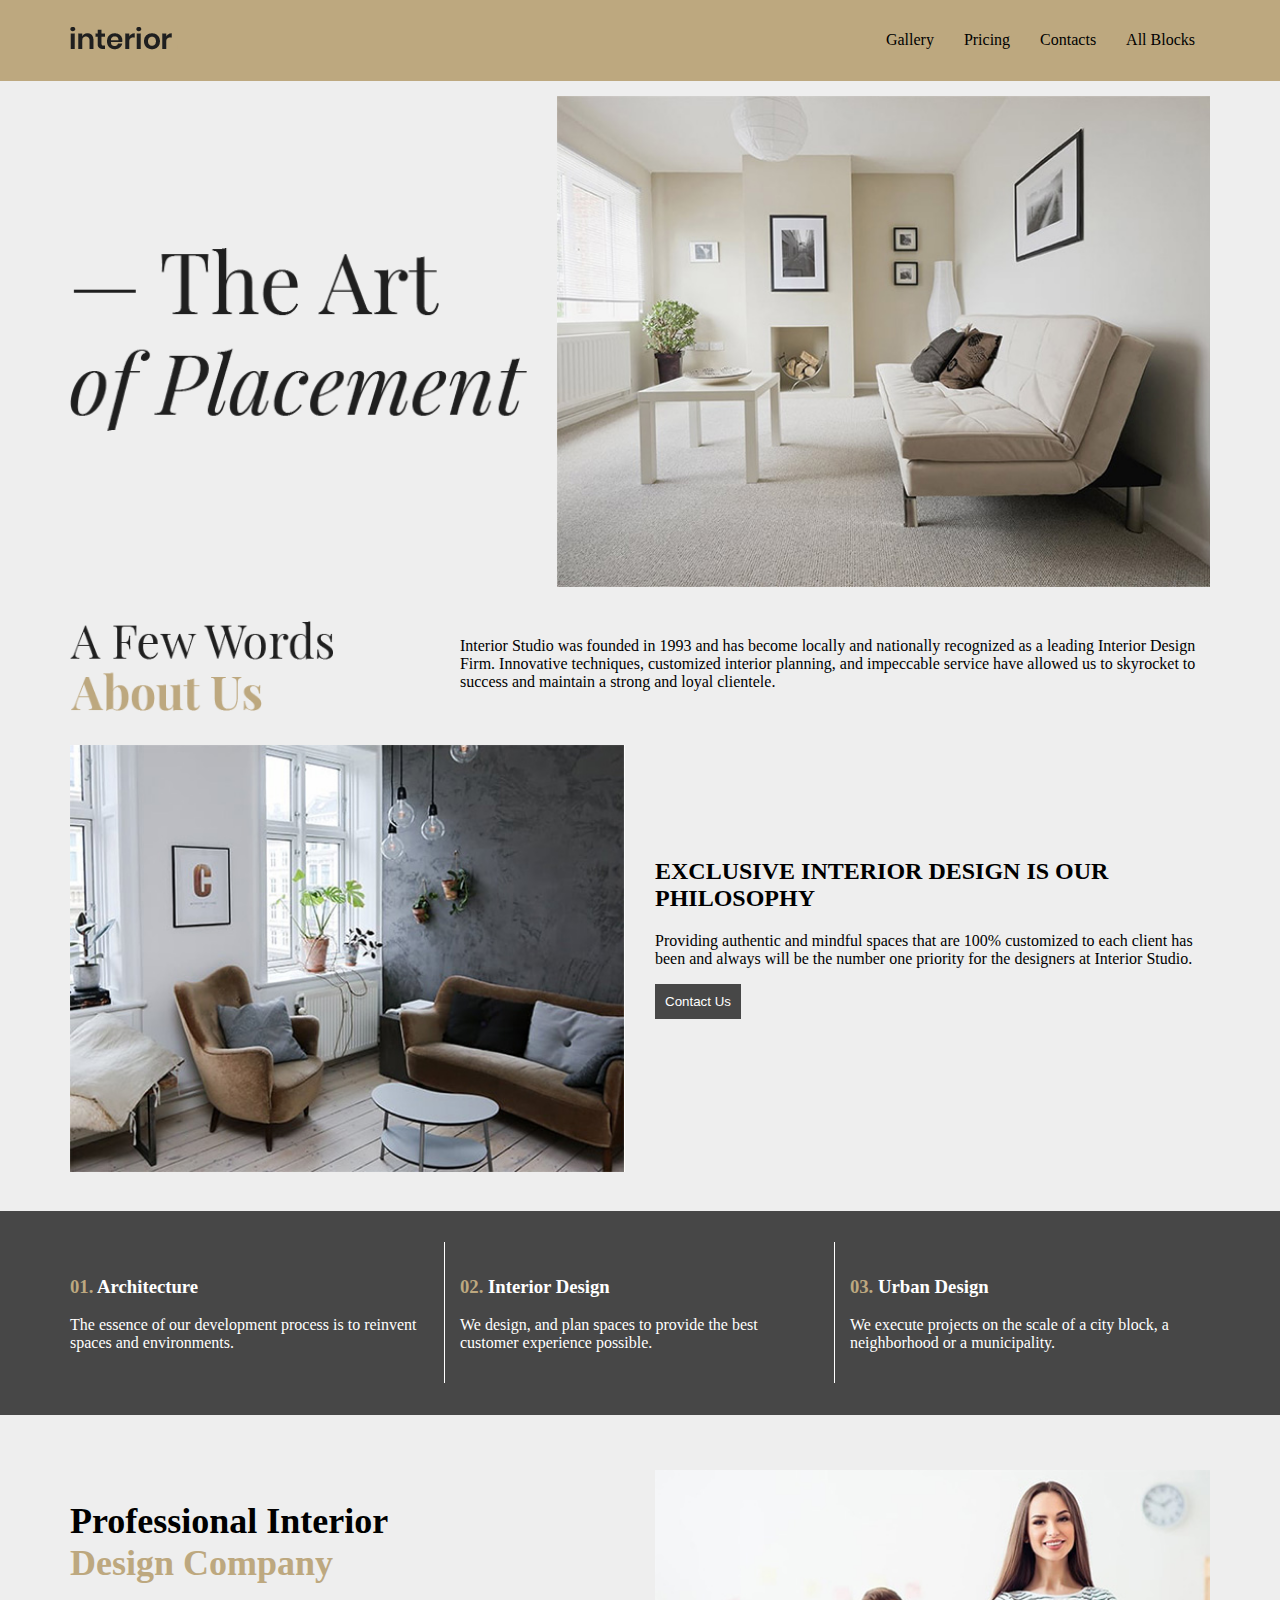
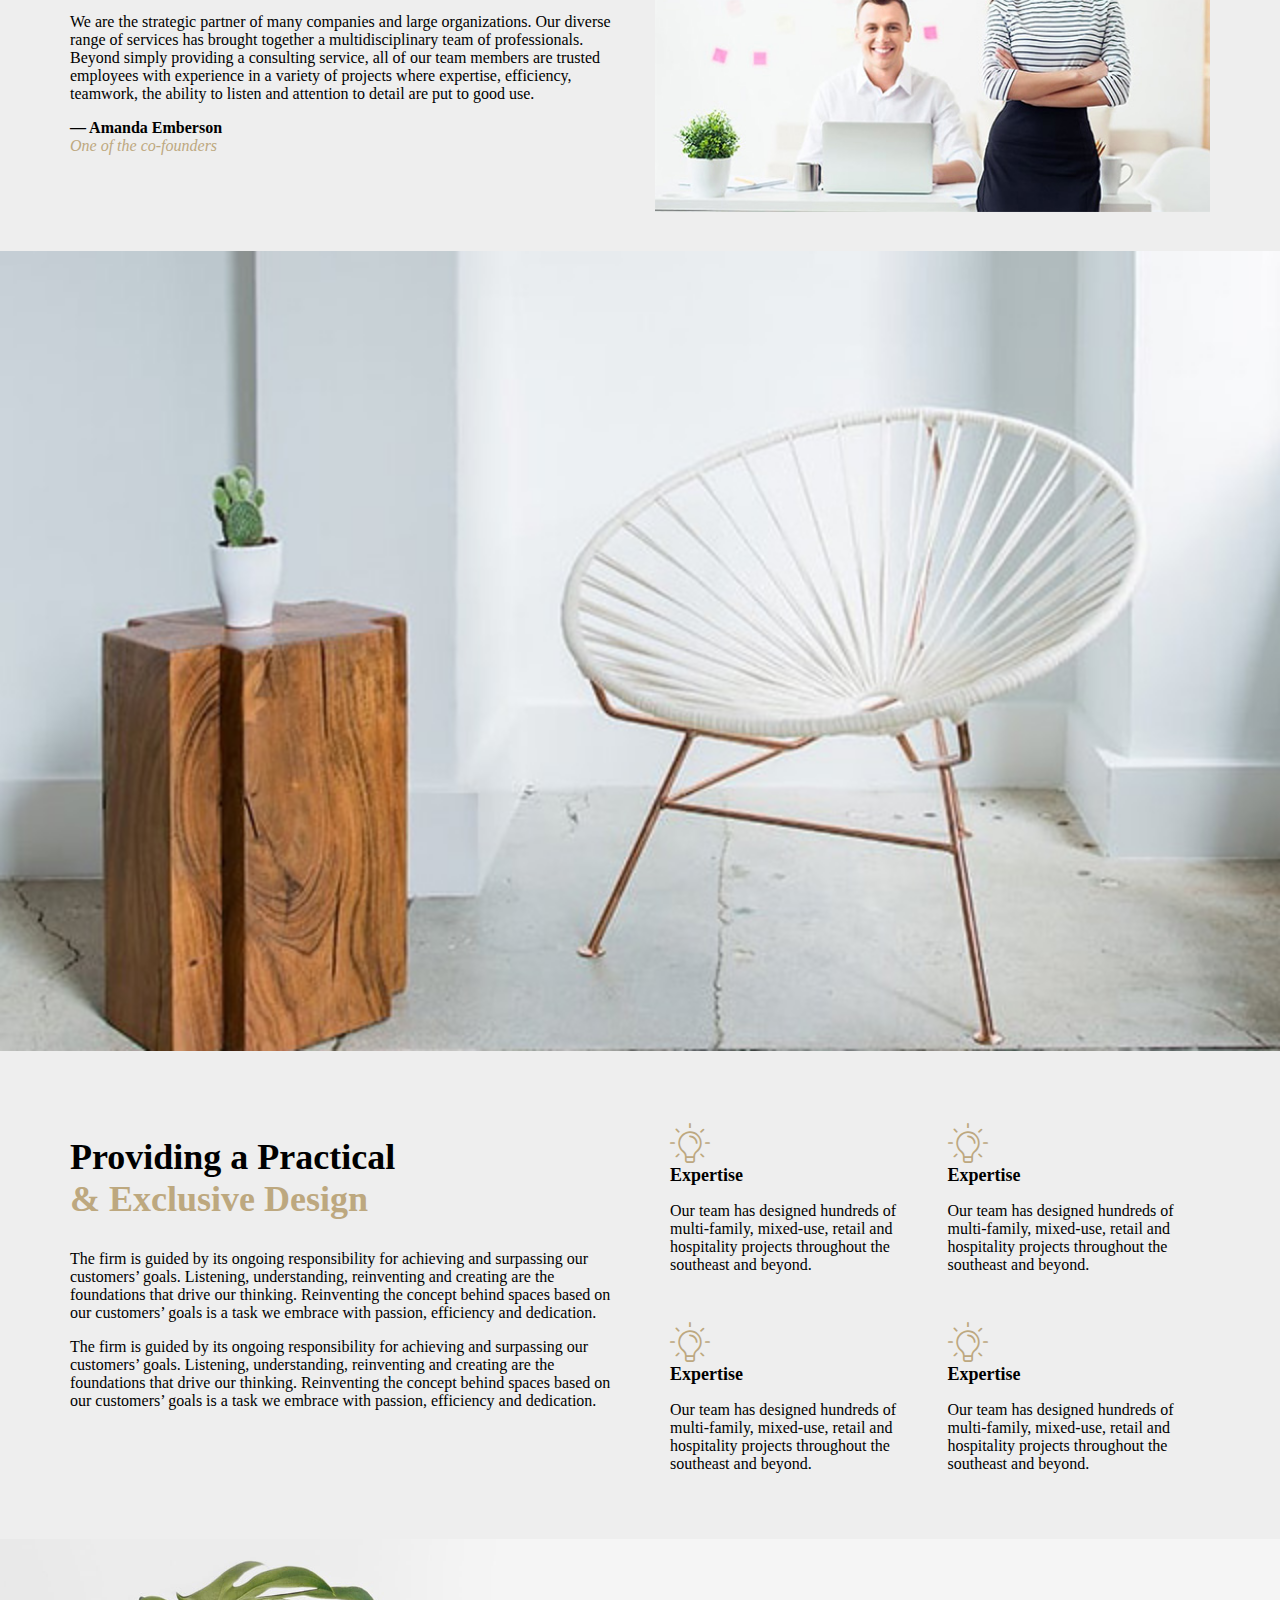
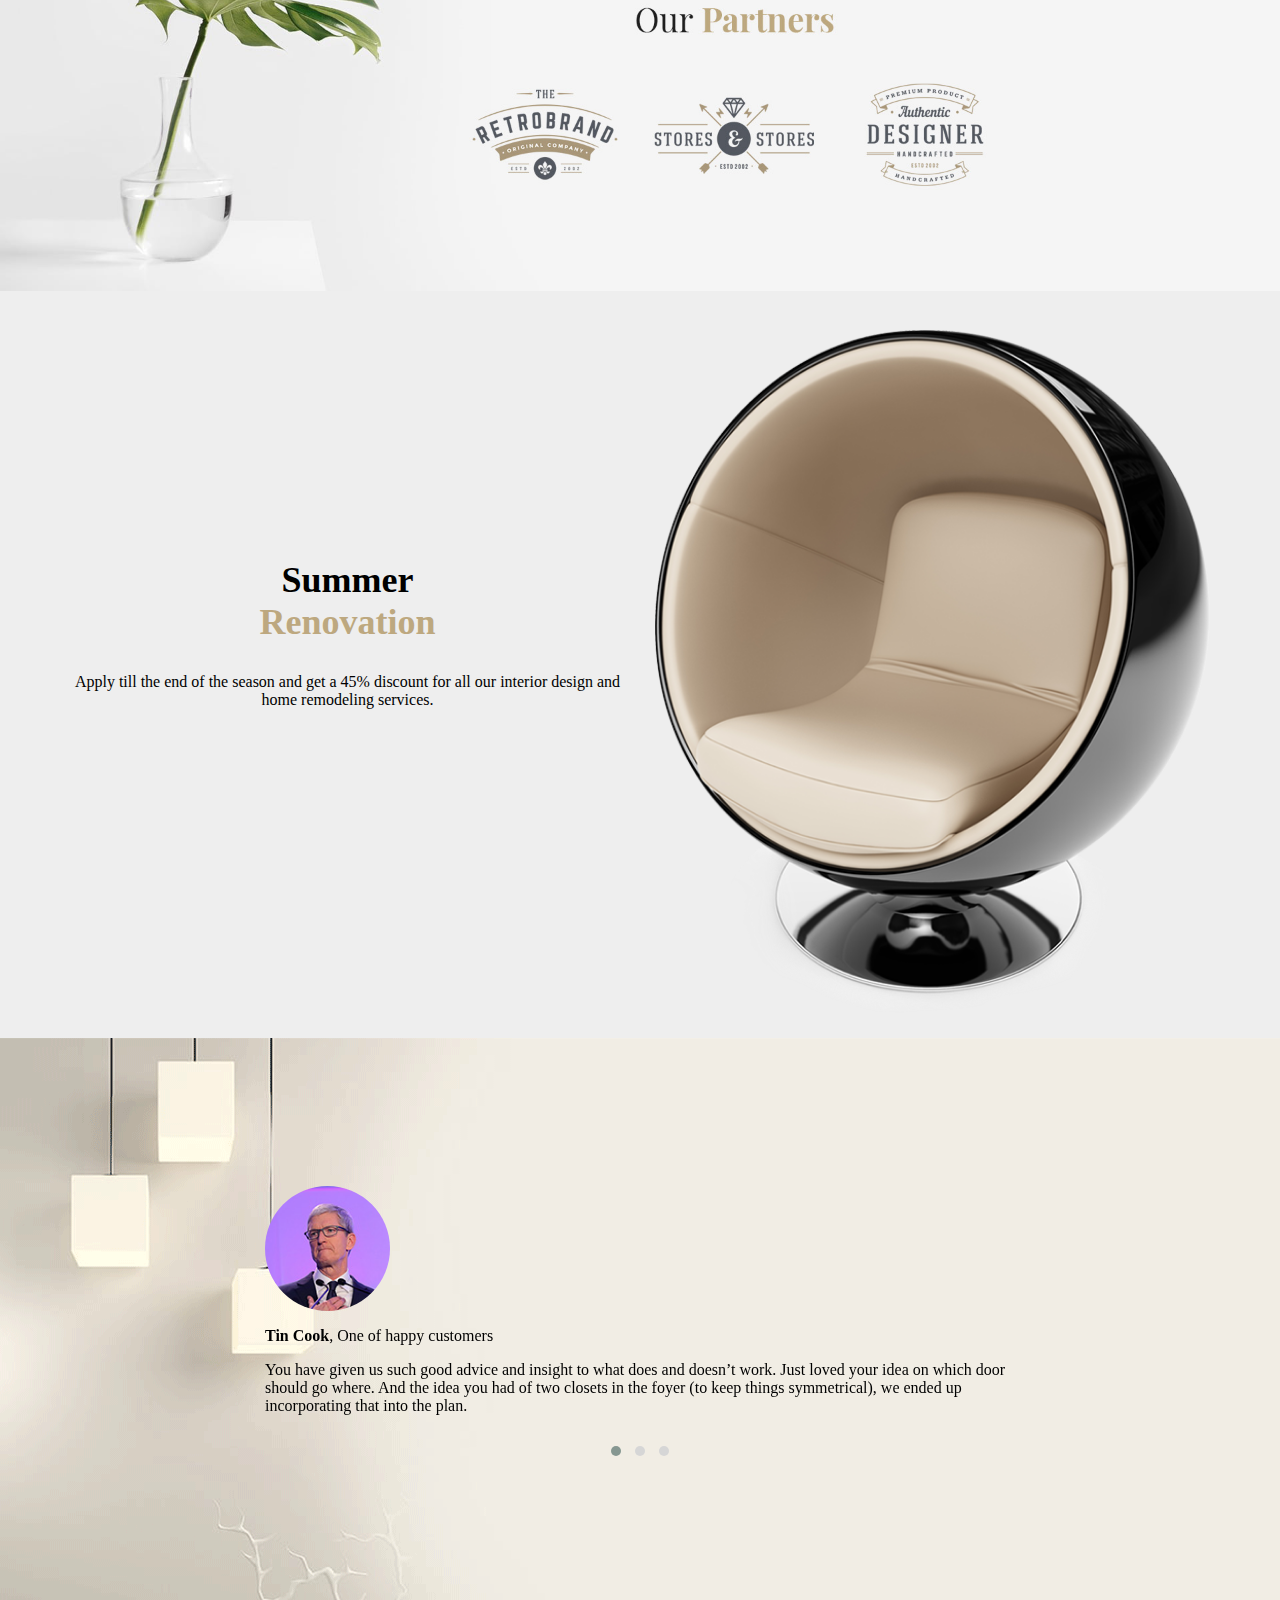
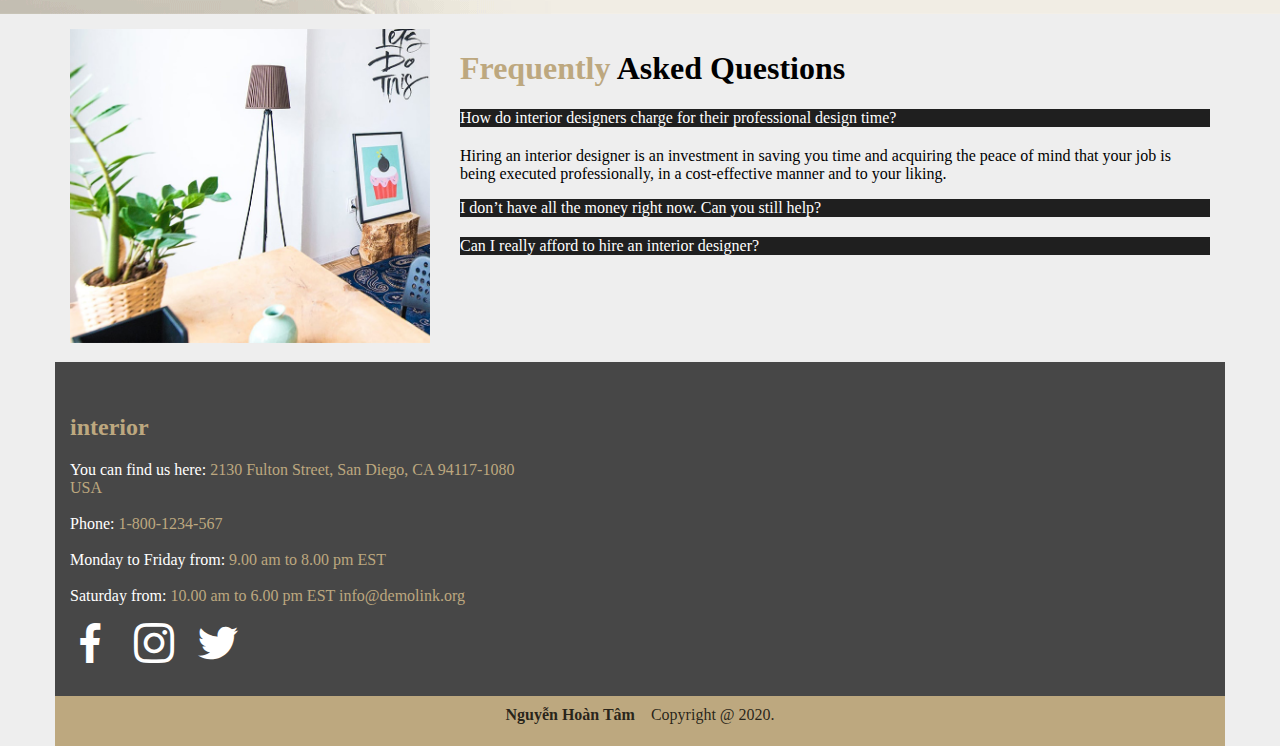
<file: index.html>
<!doctype html>
<html>
<head>
<meta name="viewport" content="width=device-width, initial-scale=1">
<meta charset="utf-8">
	<link href="css/thu-vien.css" rel="stylesheet" type="text/css">
	<link href="css/main.css" rel="stylesheet" type="text/css">
	<link href="font/flaticon.css" rel="stylesheet" type="text/css">
	<link rel="stylesheet" href="https://cdnjs.cloudflare.com/ajax/libs/font-awesome/4.7.0/css/font-awesome.min.css">
	<link href="css/owl.carousel.min.css" rel="stylesheet" type="text/css">
	<link href="css/owl.theme.default.min.css" rel="stylesheet" type="text/css">
	<link rel="shortcut icon" type="img/png" href="images/lgo-shortcut.png"> 
<title>interior</title>
</head>

<body>
	<header>
		<div class="container">
			
			<a href="#"><img src="images/lgo.png" class="logo"></a>
			 
			<div class="btt-toggle"><i class="fa fa-bars"></i></div>
			
			<nav class="menu">
				<ul>
					<li><a href="#">Gallery</a></li>
					<li><a href="#">Pricing</a></li>
					<li><a href="#">Contacts</a></li>
					<li><a href="#">All Blocks</a></li>				
				</ul>
			</nav>
			
		</div>
	</header> 
	
	<div class="row"></div>
	
	<div class="container no-padding">
		<section id="section1">
			<div class="col-sm-12 col-md-5 custom1-1">
				<img src="images/Index-noithat_03.jpg.png" class="img-res">
			</div>
			<div class="col-sm-12 col-md-7">
				<img src="images/banner.jpg" class="img-res">
			</div>

			<div class="row"></div>

			<div class="col-sm-12 col-md-3 custom1-2">
				<img src="images/a few word.png" class="img-res">
			</div>
			<div class="col-sm-12 col-md-8 col-md-offset-1">
				<p>Interior Studio was founded in 1993 and has become locally and nationally recognized as a leading Interior Design Firm. Innovative techniques, customized interior planning, and impeccable service have allowed us to skyrocket to success and maintain a strong and loyal clientele.</p>
			</div>

			<div class="row"></div>

			<section id="section1-3">
				<div class="col-sm-12 col-md-6">
					<img src="images/a2.jpg" class="img-res">
				</div>
				<div class="col-sm-12 col-md-6 custom1-3">
					<h2>EXCLUSIVE INTERIOR DESIGN IS OUR PHILOSOPHY</h2>
					<p>Providing authentic and mindful spaces that are 100% customized to each client has been and always will be the number one priority for the designers at Interior Studio.</p>
					<button type="button">Contact Us</button>
				</div>
			</section>

		</section>
	</div>
	
	<div class="row"></div>

	<section id="section2">	
			<div class="container no-padding">
				<div class="col-sm-12 col-md-4 boderRight">
					<h3><font color="#bda87f">01.</font> Architecture</h3>
					<p>The essence of our development process is to reinvent  spaces and environments.</p>
				</div>
				<div class="col-sm-12 col-md-4 boderRight">
					<h3><font color="#bda87f">02.</font> Interior Design</h3>
					<p>We design,  and plan spaces to provide the best customer experience possible.</p>
				</div>
				<div class="col-sm-12 col-md-4">
					<h3><font color="#bda87f">03.</font> Urban Design</h3>
					<p>We execute projects on the scale of a city block, a neighborhood or a municipality.</p>
				</div>

			</div> 

		</section>	

	<div class="row"></div>

	<div class="container no-padding">
		<section id="section3">
			<div class="col-sm-12 col-md-6">
				<h2 style="font-size: 36px">Professional Interior<br><font color="#bda87f"><b>Design Company</b></font></h2>
				<p>We are the strategic partner of many companies and large organizations. Our diverse range of services has brought together a multidisciplinary team of professionals. Beyond simply providing a consulting service, all of our team members are trusted employees with experience in a variety of projects where expertise, efficiency, teamwork, the ability to listen and attention to detail are put to good use.</p>
				<p><b>— Amanda Emberson</b><br><font color="#bda87f"><i>One of the co-founders</i></font></p>
			</div>
			<div class="col-sm-12 col-md-6">
				<img src="images/a3.jpg" class="img-res">
			</div>
		</section>
	</div>
		
	<div class="row"></div>
		
	<div class="owl-carousel owl-theme" id="banner">
			<img src="images/a5.jpg" class="img-res">
			<img src="images/a6.jpg" class="img-res">
			<img src="images/a7.jpg" class="img-res">
		</div>
		
	<div class="row"></div>
		
	<div class="container no-padding">	
		<section id="section4">
			<div class="col-sm-12 col-md-6">
				<h2 style="font-size: 36px">Providing a Practical<br><font color="#bda87f"><b>&#38 Exclusive Design</b></font></h2>
				<p>The firm is guided by its ongoing responsibility for achieving and surpassing our customers’ goals. Listening, understanding, reinventing and creating are the foundations that drive our thinking. Reinventing the concept behind spaces based on our customers’ goals is a task we embrace with passion, efficiency and dedication.</p>
				<p>The firm is guided by its ongoing responsibility for achieving and surpassing our customers’ goals. Listening, understanding, reinventing and creating are the foundations that drive our thinking. Reinventing the concept behind spaces based on our customers’ goals is a task we embrace with passion, efficiency and dedication.</p>
			</div>
			<div class="col-sm-12 col-md-6">
				<div class="col-sm-12 col-md-6">
					<div class="flaticon-lamp" style="color: #bda87f"></div>
					<font size="+1"><b>Expertise</b></font>
					<p>Our team has designed hundreds of multi-family, mixed-use, retail and hospitality projects throughout the southeast and beyond.</p>
				</div>
				<div class="col-sm-12 col-md-6">
					<div class="flaticon-lamp" style="color: #bda87f"></div>
					<font size="+1"><b>Expertise</b></font>
					<p>Our team has designed hundreds of multi-family, mixed-use, retail and hospitality projects throughout the southeast and beyond.</p>
				</div>
				<div class="col-sm-12 col-md-6">
					<div class="flaticon-lamp" style="color: #bda87f"></div>
					<font size="+1"><b>Expertise</b></font>
					<p>Our team has designed hundreds of multi-family, mixed-use, retail and hospitality projects throughout the southeast and beyond.</p>
				</div>
				<div class="col-sm-12 col-md-6">
					<div class="flaticon-lamp" style="color: #bda87f"></div>
					<font size="+1"><b>Expertise</b></font>
					<p>Our team has designed hundreds of multi-family, mixed-use, retail and hospitality projects throughout the southeast and beyond.</p>
				</div>
				
			</div>
		</section>
	</div>
		
	<div class="row"></div>
		
	<section id="section5">
		<img src="images/bg-se-partner.jpg" class="img-res">
	</section>
		
	<div class="row"></div>
	
	<div class="container no-padding">
		<section id="section6">
			<div class="col-sm-12 col-md-6 custom6">
				<center>
					<h2 style="font-size: 36px">Summer<br><font color="#bda87f"><b>Renovation</b></font></h2>
					<p>Apply till the end of the season and get a 45% discount for all our interior design and home remodeling services.</p>
				</center>
			</div>
			<div class="col-sm-12 col-md-6">
				<img src="images/a7-11.jpg.png" class="img-res">
			</div>
		</section>
	</div>
	
	<div class="row"></div>
	
	<div class="container" id="container7">
		<section id="section7">
			<div class="owl-carousel owl-theme custom7" id="feedback">
				<div class="custom7">
					<div class="col-sm-3 col-md-2 no-padding">
						<img src="images/kh1.jpg" class="img-res img-circle">
					</div>
					<div class="row"></div>
					<p><b>Tin Cook</b>, One of happy customers</p>
					<p>You have given us such good advice and insight to what does and doesn’t work. Just loved your idea on which door should go where. And the idea you had of two closets in the foyer (to keep things symmetrical), we ended up incorporating that into the plan.</p>
				</div>
				<div class="custom7">
					<div class="col-sm-3 col-md-2 no-padding">
						<img src="images/kh2.jpg" class="img-res img-circle">
					</div>
					<div class="row"></div>
					<p><b>Hillary Clinton</b>, One of happy customers</p>
					<p>You have given us such good advice and insight to what does and doesn’t work. Just loved your idea on which door should go where. And the idea you had of two closets in the foyer (to keep things symmetrical), we ended up incorporating that into the plan.</p>
				</div>
				<div class="custom7">
					<div class="col-sm-3 col-md-2 no-padding">
						<img src="images/kh3.jpg" class="img-res img-circle">
					</div>
					<div class="row"></div>
					<p><b>Barack Obama</b>, One of happy customers</p>
					<p>You have given us such good advice and insight to what does and doesn’t work. Just loved your idea on which door should go where. And the idea you had of two closets in the foyer (to keep things symmetrical), we ended up incorporating that into the plan.</p>
				</div>
				
			</div>
			
		</section>
	</div>
	
	<div class="row"></div>
	
	<div class="container no-padding">
		<div class="col-sm-12 col-md-4">
			<img src="images/a8.jpg" class="img-res">
		</div>
		<div class="col-sm-12 col-md-8">
			<h1 class="question-head"><font color="#bda87f">Frequently</font> Asked Questions</h1>
			<div class="accordition">
				<input type="radio" name="acc" id="quest1" checked>
				<label for="quest1" class="quest-acc">How do interior designers charge for their professional design time?</label>
				<div class="ans" id="ans1">
					<p>Hiring an interior designer is an investment in saving you time and acquiring the peace of mind that your job is being executed professionally, in a cost-effective manner and to your liking.</p>
				</div>
					
				<input type="radio" name="acc" id="quest2">
				<label for="quest2" class="quest-acc">I don’t have all the money right now. Can you still help?</label>
				<div class="ans" id="ans2">
					<p>Currently, there is not one industry standard for how interior designers bill for their professional time, but there are three common formats - Hourly, Flat Fee and Cost Plus.</p>
				</div>	
					
				<input type="radio" name="acc" id="quest3">
				<label for="quest3" class="quest-acc">Can I really afford to hire an interior designer?</label>
				<div class="ans" id="ans3">
					<p>A Flat Fee arrangement means you are billed one flat fee for the design, execution and completion of your job. And, Cost Plus means a flat fee based on the percentage of the cost of your job is billed.</p>
				</div>
				
			</div>
		</div>
	</div>
	
	<div class="row"></div>
	
	<footer>
		<div class="container no-padding">
			<div class="col-sm-12 col-md-5 custom8">
				<h2 style="color:#bda87f"><b>interior</b></h2>
				<p>You can find us here:<font color="#bda87f"> 2130 Fulton Street, San Diego, CA 94117-1080 USA</font>
				<br><br>Phone:<font color="#bda87f"> 1-800-1234-567</font>
				<br><br>Monday to Friday from:<font color="#bda87f"> 9.00 am to 8.00 pm EST</font>
				<br><br>Saturday from:<font color="#bda87f"> 10.00 am to 6.00 pm EST
				info@demolink.org</font>
				</p>
				<i class="flaticon-facebook"></i>
				<i class="flaticon-instagram"></i>
				<i class="flaticon-twitter"></i>
			</div>
			<div class="col-sm-12 col-md-7">
				<iframe src="https://www.google.com/maps/embed?pb=!1m18!1m12!1m3!1d3919.5124571605497!2d106.70210481480171!3d10.772007562220752!2m3!1f0!2f0!3f0!3m2!1i1024!2i768!4f13.1!3m3!1m2!1s0x31752f4137df72b7%3A0x1351d358bc2fe73!2zQklURVhDTywgTmfDtCDEkOG7qWMgS-G6vywgQuG6v24gTmdow6ksIFF14bqtbiAxLCBI4buTIENow60gTWluaCwgVmnhu4d0IE5hbQ!5e0!3m2!1svi!2s!4v1592023355117!5m2!1svi!2s" width="100%" height="300px" frameborder="0" style="border:0;" allowfullscreen="" aria-hidden="false" tabindex="0"></iframe>
			</div>
		</div>
	</footer>
			 
	<div class="row"></div>	 
	
	<div class="container no-padding">
		<div class="footbar text-center"><b>Nguyễn Hoàn Tâm</b>&nbsp;&nbsp;&nbsp; Copyright @ 2020.</div>
	</div> 	 
			 
			 
			 
			 
			 
			 
			 
	<script src="js/jquery-3.4.1.min.js"></script>
	<script src="js/owl.carousel.min.js"></script>
	<script>
		$(document).ready(function(){
	    	$("#banner").owlCarousel({
				margin: 10,
				dots: false,
				loop: true,
				items: 1,
				animateIn: 'fadeIn',
				animateOut: 'fadeOut',
				autoplay: true,
				autoplayTimeout: 2000,
				smartSpeed: 1000,
				responsive:{
					0:{
						items:2,
						
					},
					600:{
						items:2,					
					},
					1000:{
						items:1,						
					}
				}


			});
			$("#feedback").owlCarousel({
				loop: true,
				items: 1,
				animateIn: 'fadeIn',
				animateOut: 'fadeOut',
				autoplay: true,
				autoplayTimeout: 2000,
				smartSpeed: 1000,
				responsive:{
					0:{
						items:1,
						
					},
					600:{
						items:1,					
					},
					1000:{
						items:1,						
					}
				}
		  });
		});
	</script>
	<script>
		$(document).ready(function(){
		  $(".btt-toggle").click(function(){
			$("nav").slideToggle("slow");
		  });
		});
	</script>
	
</body>
</html>
</file>
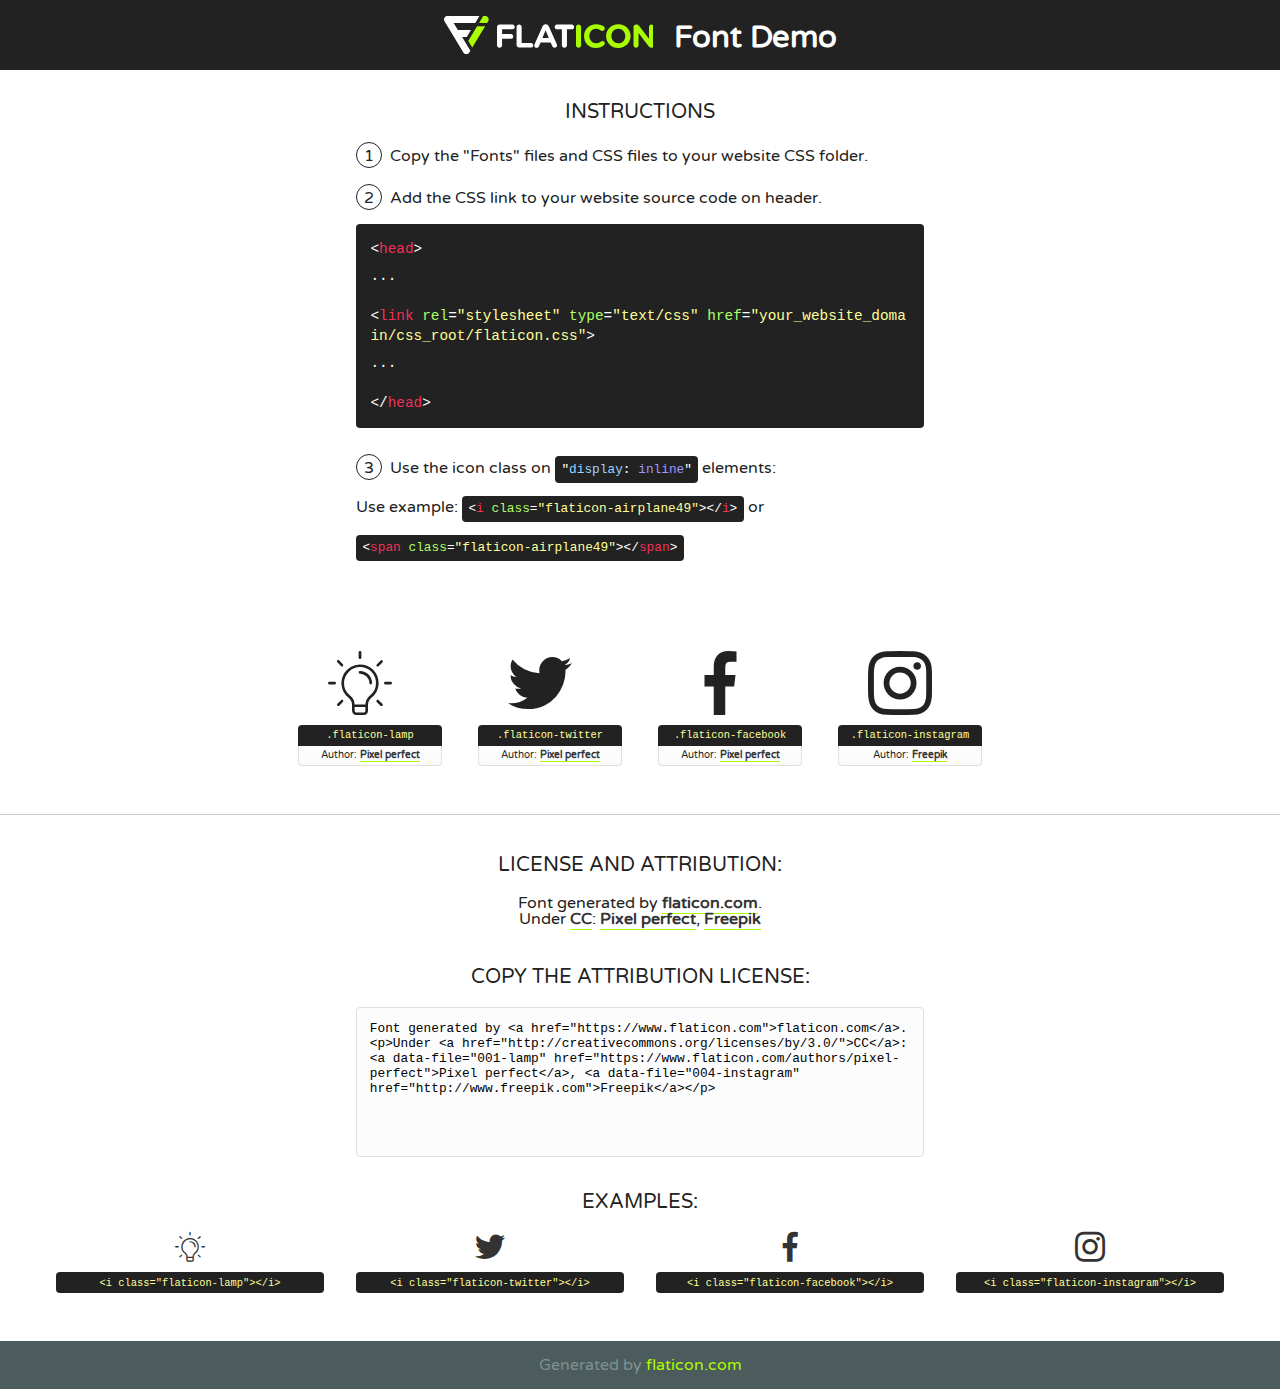
<file: font/flaticon.html>
<!DOCTYPE html>
<!--
  Flaticon icon font: Flaticon
  Creation date: 12/06/2020 13:26
-->
<html>
<!DOCTYPE html>
<html>

<head>
    <title>Flaticon WebFont</title>
    <link href="http://fonts.googleapis.com/css?family=Varela+Round" rel="stylesheet" type="text/css" />
    <link rel="stylesheet" type="text/css" href="flaticon.css">
    <meta charset="UTF-8">
    <style>
    html, body, div, span, applet, object, iframe,
    h1, h2, h3, h4, h5, h6, p, blockquote, pre,
    a, abbr, acronym, address, big, cite, code,
    del, dfn, em, img, ins, kbd, q, s, samp,
    small, strike, strong, sub, sup, tt, var,
    b, u, i, center,
    dl, dt, dd, ol, ul, li,
    fieldset, form, label, legend,
    table, caption, tbody, tfoot, thead, tr, th, td,
    article, aside, canvas, details, embed, 
    figure, figcaption, footer, header, hgroup, 
    menu, nav, output, ruby, section, summary,
    time, mark, audio, video {
        margin: 0;
        padding: 0;
        border: 0;
        font-size: 100%;
        font: inherit;
        vertical-align: baseline;
    }
    /* HTML5 display-role reset for older browsers */
    article, aside, details, figcaption, figure, 
    footer, header, hgroup, menu, nav, section {
        display: block;
    }
    body {
        line-height: 1;
    }
    ol, ul {
        list-style: none;
    }
    blockquote, q {
        quotes: none;
    }
    blockquote:before, blockquote:after,
    q:before, q:after {
        content: '';
        content: none;
    }
    table {
        border-collapse: collapse;
        border-spacing: 0;
    }
    body {
        font-family: 'Varela Round', Helvetica, Arial, sans-serif;
        font-size: 16px;
        color: #222;
    }
    a {
        color: #333;
        border-bottom: 1px solid #a9fd00;
        font-weight: bold;
        text-decoration: none;
    }
    * {
        -moz-box-sizing: border-box;
        -webkit-box-sizing: border-box;
        box-sizing: border-box;
        margin: 0;
        padding: 0;
    }
    [class^="flaticon-"]:before, [class*=" flaticon-"]:before, [class^="flaticon-"]:after, [class*=" flaticon-"]:after {
        font-family: Flaticon;
        font-size: 30px;
        font-style: normal;
        margin-left: 20px;
        color: #333;
    }
    .wrapper {
        max-width: 600px;
        margin: auto;
        padding: 0 1em;
    }
    .title {
        font-size: 1.25em;
        text-align: center;
        margin-bottom: 1em;
        text-transform: uppercase;
    }
    header {
        text-align: center;
        background-color: #222;
        color: #fff;
        padding: 1em;
    }
    header .logo {
        width: 210px;
        height: 38px;
        display: inline-block;
        vertical-align: middle;
        margin-right: 1em;
        border: none;
    }
    header strong {
        font-size: 1.95em;
        font-weight: bold;
        vertical-align: middle;
        margin-top: 5px;
        display: inline-block;
    }
    .demo {
        margin: 2em auto;
        line-height: 1.25em;
    }
    .demo ul li {
        margin-bottom: 1em;
    }
    .demo ul li .num {
        color: #222;
        border-radius: 20px;
        display: inline-block;
        width: 26px;
        padding: 3px;
        height: 26px;
        text-align: center;
        margin-right: 0.5em;
        border: 1px solid #222;
    }
    .demo ul li code {
        background-color: #222;
        border-radius: 4px;
        padding: 0.25em 0.5em;
        display: inline-block;
        color: #fff;
        font-family: Consolas,Monaco,Lucida Console,Liberation Mono,DejaVu Sans Mono,Bitstream Vera Sans Mono,Courier New, monospace;
        font-weight: lighter;
        margin-top: 1em;
        font-size: 0.8em;
        word-break: break-all;
    }
    .demo ul li code.big {
        padding: 1em;
        font-size: 0.9em;
    }
    .demo ul li code .red {
        color: #EF3159;
    }
    .demo ul li code .green {
        color: #ACFF65;
    }
    .demo ul li code .yellow {
        color: #FFFF99;
    }
    .demo ul li code .blue {
        color: #99D3FF;
    }
    .demo ul li code .purple {
        color: #A295FF;
    }
    .demo ul li code .dots {
        margin-top: 0.5em;
        display: block;
    }
    #glyphs {
        border-bottom: 1px solid #ccc;
        padding: 2em 0;
        text-align: center;
    }
    .glyph {
        display: inline-block;
        width: 9em;
        margin: 1em;
        text-align: center;
        vertical-align: top;
        background: #FFF;
    }
    .glyph .glyph-icon {
        padding: 10px;
        display: block;
        font-family:"Flaticon";
        font-size: 64px;
        line-height: 1;
    }
    .glyph .glyph-icon:before {
        font-size: 64px;
        color: #222;
        margin-left: 0;
    }
    .class-name {
        font-size: 0.65em;
        background-color: #222;
        color: #fff;
        border-radius: 4px 4px 0 0;
        padding: 0.5em;
        color: #FFFF99;
        font-family: Consolas,Monaco,Lucida Console,Liberation Mono,DejaVu Sans Mono,Bitstream Vera Sans Mono,Courier New, monospace;
    }
    .author-name {
        font-size: 0.6em;
        background-color: #fcfcfd;
        border: 1px solid #DEDEE4;
        border-top: 0;
        border-radius: 0 0 4px 4px;
        padding: 0.5em;
    }
    .class-name:last-child {
        font-size: 10px;
        color:#888;
    }
    .class-name:last-child a {
        font-size: 10px;
        color:#555;
    }
    .class-name:last-child a:hover {
        color:#a9fd00;
    }
    .glyph > input {
        display: block;
        width: 100px;
        margin: 5px auto;
        text-align: center;
        font-size: 12px;
        cursor: text;
    }
    .glyph > input.icon-input {
        font-family:"Flaticon";
        font-size: 16px;
        margin-bottom: 10px;
    }
    .attribution .title {
        margin-top: 2em;
    }
    .attribution textarea {
        background-color: #fcfcfd;
        padding: 1em;
        border: none;
        box-shadow: none;
        border: 1px solid #DEDEE4;
        border-radius: 4px;
        resize: none;
        width: 100%;
        height: 150px;
        font-size: 0.8em;
        font-family: Consolas,Monaco,Lucida Console,Liberation Mono,DejaVu Sans Mono,Bitstream Vera Sans Mono,Courier New, monospace;
        -webkit-appearance: none;
    }
    .iconsuse {
        margin: 2em auto;
        text-align: center;
        max-width: 1200px;
    }
    .iconsuse:after {
        content: '';
        display: table;
        clear: both;
    }
    .iconsuse .image {
        float: left;
        width: 25%;
        padding: 0 1em;
    }
    .iconsuse .image p {
        margin-bottom: 1em;
    }
    .iconsuse .image span {
        display: block;
        font-size: 0.65em;
        background-color: #222;
        color: #fff;
        border-radius: 4px;
        padding: 0.5em;
        color: #FFFF99;
        margin-top: 1em;
        font-family: Consolas,Monaco,Lucida Console,Liberation Mono,DejaVu Sans Mono,Bitstream Vera Sans Mono,Courier New, monospace;
    }
    #footer {
        text-align: center;
        background-color: #4C5B5C;
        color: #7c9192;
        padding: 1em;
    }
    #footer a {
        border: none;
        color: #a9fd00;
        font-weight: normal;
    }
    @media (max-width: 960px) {
        .iconsuse .image {
            width: 50%;
        }
    }
    @media (max-width: 560px) {
        .iconsuse .image {
            width: 100%;
        }
    }
    </style>
</head>

<body class="characters-off">

    <header>
        <a href="https://www.flaticon.com" target="_blank" class="logo">
            <svg version="1.1" xmlns="http://www.w3.org/2000/svg" xmlns:xlink="http://www.w3.org/1999/xlink" xmlns:a="http://ns.adobe.com/AdobeSVGViewerExtensions/3.0/" viewBox="0 0 560.875 102.036" enable-background="new 0 0 560.875 102.036" xml:space="preserve">
                <defs>
                </defs>
                <g>
                    <g class="letters">
                        <path fill="#ffffff" d="M141.596,29.675c0-3.777,2.985-6.767,6.764-6.767h34.438c3.426,0,6.15,2.728,6.15,6.15
                        c0,3.43-2.724,6.149-6.15,6.149h-27.674v13.091h23.719c3.429,0,6.151,2.724,6.151,6.15c0,3.43-2.723,6.149-6.151,6.149h-23.719
                        v17.574c0,3.773-2.986,6.761-6.764,6.761c-3.779,0-6.764-2.989-6.764-6.761V29.675z"></path>
                        <path fill="#ffffff" d="M193.844,29.149c0-3.781,2.985-6.767,6.764-6.767c3.776,0,6.763,2.985,6.763,6.767v42.957h25.039
                        c3.426,0,6.149,2.726,6.149,6.153c0,3.425-2.723,6.15-6.149,6.15h-31.802c-3.779,0-6.764-2.986-6.764-6.768V29.149z"></path>
                        <path fill="#ffffff" d="M241.891,75.71l21.438-48.407c1.492-3.341,4.215-5.357,7.906-5.357h0.792
                        c3.686,0,6.323,2.017,7.815,5.357l21.439,48.407c0.436,0.967,0.701,1.845,0.701,2.723c0,3.602-2.809,6.501-6.414,6.501
                        c-3.161,0-5.269-1.845-6.499-4.655l-4.132-9.661h-27.059l-4.301,10.102c-1.144,2.631-3.426,4.214-6.237,4.214
                        c-3.517,0-6.24-2.81-6.24-6.325C241.1,77.64,241.451,76.677,241.891,75.71z M279.932,58.666l-8.521-20.297l-8.526,20.297H279.932
                        z"></path>
                        <path fill="#ffffff" d="M314.864,35.387H301.86c-3.429,0-6.239-2.813-6.239-6.238c0-3.429,2.811-6.24,6.239-6.24h39.533
                        c3.426,0,6.237,2.811,6.237,6.24c0,3.425-2.811,6.238-6.237,6.238h-13.001v42.785c0,3.773-2.99,6.761-6.764,6.761
                        c-3.779,0-6.764-2.989-6.764-6.761V35.387z"></path>
                        <path fill="#A9FD00" d="M352.615,29.149c0-3.781,2.985-6.767,6.767-6.767c3.774,0,6.761,2.985,6.761,6.767v49.024
                        c0,3.773-2.987,6.761-6.761,6.761c-3.781,0-6.767-2.989-6.767-6.761V29.149z"></path>
                        <path fill="#A9FD00" d="M374.132,53.836v-0.179c0-17.481,13.178-31.801,32.065-31.801c9.22,0,15.459,2.458,20.557,6.238
                        c1.402,1.054,2.637,2.985,2.637,5.357c0,3.692-2.985,6.59-6.681,6.59c-1.845,0-3.071-0.702-4.044-1.319
                        c-3.776-2.813-7.729-4.393-12.562-4.393c-10.364,0-17.831,8.611-17.831,19.154v0.173c0,10.542,7.291,19.329,17.831,19.329
                        c5.715,0,9.492-1.756,13.359-4.834c1.049-0.874,2.458-1.491,4.039-1.491c3.429,0,6.325,2.813,6.325,6.236
                        c0,2.106-1.056,3.78-2.282,4.834c-5.539,4.834-12.036,7.733-21.878,7.733C387.572,85.464,374.132,71.493,374.132,53.836z"></path>
                        <path fill="#A9FD00" d="M433.009,53.836v-0.179c0-17.481,13.79-31.801,32.766-31.801c18.981,0,32.592,14.143,32.592,31.628v0.173
                        c0,17.483-13.785,31.807-32.769,31.807C446.625,85.464,433.009,71.32,433.009,53.836z M484.224,53.836v-0.179
                        c0-10.539-7.725-19.326-18.626-19.326c-10.893,0-18.449,8.611-18.449,19.154v0.173c0,10.542,7.73,19.329,18.626,19.329
                        C476.676,72.986,484.224,64.378,484.224,53.836z"></path>
                        <path fill="#A9FD00" d="M506.233,29.321c0-3.774,2.99-6.763,6.767-6.763h1.401c3.252,0,5.183,1.583,7.029,3.953l26.093,34.265
                        V29.059c0-3.692,2.99-6.677,6.681-6.677c3.683,0,6.671,2.985,6.671,6.677v48.934c0,3.78-2.987,6.765-6.764,6.765h-0.436
                        c-3.257,0-5.188-1.581-7.034-3.953l-27.056-35.492v32.944c0,3.687-2.985,6.676-6.678,6.676c-3.683,0-6.673-2.989-6.673-6.676
                        V29.321z"></path>
                    </g>
                    <g class="insignia">
                        <path fill="#ffffff" d="M48.372,56.137h12.517l11.156-18.537H37.186L25.688,18.539h57.825L94.668,0H9.271
                        C5.925,0,2.842,1.801,1.198,4.716c-1.644,2.907-1.593,6.482,0.134,9.343l50.38,83.501c1.678,2.781,4.689,4.476,7.938,4.476
                        c3.246,0,6.257-1.695,7.935-4.476l2.898-4.804L48.372,56.137z"></path>
                        <g class="i">
                            <path fill="#A9FD00" d="M93.575,18.539h0.031v0.004l21.652,0.004l2.705-4.488c1.727-2.861,1.778-6.436,0.133-9.343
                            C116.454,1.801,113.371,0,110.026,0h-5.294L93.575,18.539z"></path>
                            <polygon fill="#A9FD00" points="88.291,27.356 64.725,66.486 75.519,84.404 109.942,27.356"></polygon>
                        </g>
                    </g>
                </g>
            </svg>
        </a>
        <strong>Font Demo</strong>
    </header>


    <section class="demo wrapper">

        <p class="title">Instructions</p>

        <ul>
            <li>
                <span class="num">1</span>Copy the "Fonts" files and CSS files to your website CSS folder.
            </li>
            <li>
                <span class="num">2</span>Add the CSS link to your website source code on header.
                <code class="big">
                    &lt;<span class="red">head</span>&gt;
                    <br/><span class="dots">...</span>
                    <br/>&lt;<span class="red">link</span> <span class="green">rel</span>=<span class="yellow">"stylesheet"</span> <span class="green">type</span>=<span class="yellow">"text/css"</span> <span class="green">href</span>=<span class="yellow">"your_website_domain/css_root/flaticon.css"</span>&gt;
                    <br/><span class="dots">...</span>
                    <br/>&lt;/<span class="red">head</span>&gt;
                </code>
            </li>

            <li>
                <p>
                    <span class="num">3</span>Use the icon class on <code>"<span class="blue">display</span>:<span class="purple"> inline</span>"</code> elements:
                    <br />
                    Use example: <code>&lt;<span class="red">i</span> <span class="green">class</span>=<span class="yellow">&quot;flaticon-airplane49&quot;</span>&gt;&lt;/<span class="red">i</span>&gt;</code> or <code>&lt;<span class="red">span</span> <span class="green">class</span>=<span class="yellow">&quot;flaticon-airplane49&quot;</span>&gt;&lt;/<span class="red">span</span>&gt;</code>
            </li>
        </ul>

    </section>




   <section id="glyphs">          
    
      
        <div class="glyph"><div class="glyph-icon flaticon-lamp"></div>
            <div class="class-name">.flaticon-lamp</div>
            <div class="author-name">Author: <a data-file="001-lamp" href="https://www.flaticon.com/authors/pixel-perfect">Pixel perfect</a> </div> 
        </div>        
        
        <div class="glyph"><div class="glyph-icon flaticon-twitter"></div>
            <div class="class-name">.flaticon-twitter</div>
            <div class="author-name">Author: <a data-file="002-twitter" href="https://www.flaticon.com/authors/pixel-perfect">Pixel perfect</a> </div> 
        </div>        
        
        <div class="glyph"><div class="glyph-icon flaticon-facebook"></div>
            <div class="class-name">.flaticon-facebook</div>
            <div class="author-name">Author: <a data-file="003-facebook" href="https://www.flaticon.com/authors/pixel-perfect">Pixel perfect</a> </div> 
        </div>        
        
        <div class="glyph"><div class="glyph-icon flaticon-instagram"></div>
            <div class="class-name">.flaticon-instagram</div>
            <div class="author-name">Author: <a data-file="004-instagram" href="http://www.freepik.com">Freepik</a> </div> 
        </div>        
        

    </section>



    <section class="attribution wrapper"   style="text-align:center;">

      <div class="title">License and attribution:</div><div class="attrDiv">Font generated by <a href="https://www.flaticon.com">flaticon.com</a>. <div><p>Under <a href="http://creativecommons.org/licenses/by/3.0/">CC</a>: <a data-file="001-lamp" href="https://www.flaticon.com/authors/pixel-perfect">Pixel perfect</a>, <a data-file="004-instagram" href="http://www.freepik.com">Freepik</a></p>  </div>
      </div>
      <div class="title">Copy the Attribution License:</div>

    <textarea onclick="this.focus();this.select();">Font generated by &lt;a href=&quot;https://www.flaticon.com&quot;&gt;flaticon.com&lt;/a&gt;. <p>Under <a href="http://creativecommons.org/licenses/by/3.0/">CC</a>: <a data-file="001-lamp" href="https://www.flaticon.com/authors/pixel-perfect">Pixel perfect</a>, <a data-file="004-instagram" href="http://www.freepik.com">Freepik</a></p>  
     </textarea>

    </section>

    <section class="iconsuse">

          <div class="title">Examples:</div>            
             
            <div class="image">
                <p>
                    <i class="glyph-icon flaticon-lamp"></i> 
                    <span>&lt;i class=&quot;flaticon-lamp&quot;&gt;&lt;/i&gt;</span>
                </p>
            </div>
            
            <div class="image">
                <p>
                    <i class="glyph-icon flaticon-twitter"></i> 
                    <span>&lt;i class=&quot;flaticon-twitter&quot;&gt;&lt;/i&gt;</span>
                </p>
            </div>
            
            <div class="image">
                <p>
                    <i class="glyph-icon flaticon-facebook"></i> 
                    <span>&lt;i class=&quot;flaticon-facebook&quot;&gt;&lt;/i&gt;</span>
                </p>
            </div>
            
            <div class="image">
                <p>
                    <i class="glyph-icon flaticon-instagram"></i> 
                    <span>&lt;i class=&quot;flaticon-instagram&quot;&gt;&lt;/i&gt;</span>
                </p>
            </div>
                       
        </div>
                            
    </section>

<div id="footer">
    <div>Generated by <a href="https://www.flaticon.com">flaticon.com</a>
    </div>
</div>



</body>
</html>
</file>
<file: css/thu-vien.css>
@charset "utf-8";
/* CSS Document */
/*  code cho phone rong  <768*/
body{ background-color:#eee!important ; margin: 0 }
.container{ width: 100%; padding: 15px;  }
*{box-sizing: border-box}
.clearfix{ clear: both; height: 0}
.img-res{ width: 100%; height: auto}
.img-circle{border-radius: 50%}
.row::after{ content: ''; clear: both; display: table}
[class*="col-"] {
  float: left;
  padding: 15px;

}

 .col-sm-1 {width: 8.33%;}
  .col-sm-2 {width: 16.66%;}
  .col-sm-3 {width: 25%;}
  .col-sm-4 {width: 33.33%;}
  .col-sm-5 {width: 41.66%;}
  .col-sm-6 {width: 50%;}
  .col-sm-7 {width: 58.33%;}
  .col-sm-8 {width: 66.66%;}
  .col-sm-9 {width: 75%;}
  .col-sm-10 {width: 83.33%;}
  .col-sm-11 {width: 91.66%;}
  .col-sm-12 {width: 100%;}
	.col-sm-offset-0{ margin-left: 0}
	.col-sm-offset-1{ margin-left: 8.33%}
	.col-sm-offset-2{ margin-left:16.66% }
	.col-sm-offset-3{ margin-left: 25%}
/*  code cho IPAD TỪ 768 TRỞ LÊN--------------*/
@media(min-width:768px){/*  code cho table -ipad*/
body{  }
	.container{ width: 100%; padding: 15px}
	.col-md-1 {width: 8.33%;}
  .col-md-2 {width: 16.66%;}
  .col-md-3 {width: 25%;}
  .col-md-4 {width: 33.33%;}
  .col-md-5 {width: 41.66%;}
  .col-md-6 {width: 50%;}
  .col-md-7 {width: 58.33%;}
  .col-md-8 {width: 66.66%;}
  .col-md-9 {width: 75%;}
  .col-md-10 {width: 83.33%;}
  .col-md-11 {width: 91.66%;}
  .col-md-12 {width: 100%;}
	.col-md-offset-0{ margin-left: 0}
	.col-md-offset-1{ margin-left: 8.33%}
	.col-md-offset-2{ margin-left:16.66% }
	.col-md-offset-3{ margin-left: 25%}

}
/*  code cho desktopnho <1200*/
@media(min-width:1000px){
body{ }
	.container{ width: 960px; margin: 0 auto}
	.col-lg-1 {width: 8.33%;}
  .col-lg-2 {width: 16.66%;}
  .col-lg-3 {width: 25%;}
  .col-lg-4 {width: 33.33%;}
  .col-lg-5 {width: 41.66%;}
  .col-lg-6 {width: 50%;}
  .col-lg-7 {width: 58.33%;}
  .col-lg-8 {width: 66.66%;}
  .col-lg-9 {width: 75%;}
  .col-lg-10 {width: 83.33%;}
  .col-lg-11 {width: 91.66%;}
  .col-lg-12 {width: 100%;}
	.col-lg-offset-0{ margin-left: 0}
	.col-lg-offset-1{ margin-left: 8.33%}
	.col-lg-offset-2{ margin-left:16.66% }
	.col-lg-offset-3{ margin-left: 25%}

}
/*  code cho desktopnho TỪ 1200 TRỞ LÊN*/
@media(min-width:1200px){
body{ }	
	.container{ width: 1170px; padding: 15px}
	.col-xl-1 {width: 8.33%;}
  .col-xl-2 {width: 16.66%;}
  .col-xl-3 {width: 25%;}
  .col-xl-4 {width: 33.33%;}
  .col-xl-5 {width: 41.66%;}
  .col-xl-6 {width: 50%;}
  .col-xl-7 {width: 58.33%;}
  .col-xl-8 {width: 66.66%;}
  .col-xl-9 {width: 75%;}
  .col-xl-10 {width: 83.33%;}
  .col-xl-11 {width: 91.66%;}
  .col-xl-12 {width: 100%;}
	.col-xl-offset-0{ margin-left: 0}
	.col-xl-offset-1{ margin-left: 8.33%}
	.col-xl-offset-2{ margin-left:16.66% }
	.col-xl-offset-3{ margin-left: 25%}
}

.text-right{ text-align: right}
.text-center{ text-align: center}

.lineheight2{line-height: 2}

.fRight{ float: right;}

.no-padding{padding: 0}
</file>
<file: css/main.css>
@charset "utf-8";
/* CSS Document */

body{margin: 0; padding: 0;}

.logo{cursor: pointer; padding: 12px 0px}
.btt-toggle i{position: relative; left: 44%; top: 25px; border: 1px solid black; font-size: 20px; padding: 5px 12px}
.custom1-1{margin-top: 13%}

header {display: flex; align-items: center; background-color: #bda87f}
.menu{float: right;}
.menu ul{list-style: none}
.menu ul li{float: left;}
.menu ul li a{text-decoration: none; color: black;  padding: 15px; }
.menu ul li a:hover{background-color: rgba(0,0,0,0.70); color: white}

#section1{margin: 0px 0px 20px 0px}
#section1 button{padding: 10px; background-color: rgba(0,0,0,0.70); color: white; outline: none; border: none; cursor: pointer}
#section1 button:hover{background-color: rgba(0,0,0,0.50); color: white}


#section2{margin: 20px 0px 20px 0px}
#section2{min-height: 204px ;background: rgba(0,0,0,0.70); color: white; display: flex; align-items: center}
#section2 .boderRight{border-right: 1px solid white}

#section3{margin: 0px 0px 20px 0px}

#banner{margin: 20px 0px; cursor: pointer}

#section4{margin: 0px 0px 20px 0px}

#section5{margin: 20px 0px 0px 0px}

#section6{margin: 0px 0px 20px 0px}

#container7{background-image: url(../images/bg-khang.gif); width: 100%; height: 576px; display: flex; align-items: center; justify-content: center}
#section7 .custom7{width: 100%}

.accordition{width: 100%}
.accordition .quest-acc{background: #1f1f1f; color: white; display: block; margin-bottom: 20px}
.accordition input{display: none}
.accordition .ans{display: none}
#quest1:checked ~#ans1, #quest2:checked ~#ans2, #quest3:checked ~#ans3{display: block}

footer .container{max-height: 400px; background: rgba(0,0,0,0.70); color: white; display: flex; align-items: center}
.custom8{height: 90%}

.footbar{width: 100%; height: 50px; background-color: #bda87f; color: rgba(0,0,0,0.80); padding: 10px}

@media(max-width:480px){
	header{min-height: 170px}
	#section1 button{position: relative; left: 37%; top: 10px}
	#section2{text-align: center;}
	#section2 .container{padding: 15px}
	#section2 .boderRight{border-right: none; border-bottom: 1px solid white}
	.logo{display: block; margin: 0 auto;}
	.menu{float: none}
	.menu ul{padding: 0;margin-top: 10%}
	.menu ul li{float: none; text-align: center; border-bottom: 1px solid black}
	.menu ul li a{display: block}
	#section7{width: 90%}
}

@media(min-width:768px){
	.custom1-1{margin-top: 13%}
	.custom1-3{margin-top: 8%}
	.btt-toggle{display: none}
	.custom6{margin-top: 17%}
	#section7{width: 60%}
}
</file>
<file: font/flaticon.css>
/*
  	Flaticon icon font: Flaticon
  	Creation date: 12/06/2020 13:26
  	*/

@font-face {
  font-family: "Flaticon";
  src: url("./Flaticon.eot");
  src: url("./Flaticon.eot?#iefix") format("embedded-opentype"),
       url("./Flaticon.woff2") format("woff2"),
       url("./Flaticon.woff") format("woff"),
       url("./Flaticon.ttf") format("truetype"),
       url("./Flaticon.svg#Flaticon") format("svg");
  font-weight: normal;
  font-style: normal;
}

@media screen and (-webkit-min-device-pixel-ratio:0) {
  @font-face {
    font-family: "Flaticon";
    src: url("./Flaticon.svg#Flaticon") format("svg");
  }
}

[class^="flaticon-"]:before, [class*=" flaticon-"]:before,
[class^="flaticon-"]:after, [class*=" flaticon-"]:after {   
	font-family: Flaticon;
  	font-size: 40px;
	font-style: normal;
	margin-right: 20px;
}
.flaticon-twitter, .flaticon-facebook, .flaticon-instagram{cursor: pointer}

.flaticon-lamp:before { content: "\f100"; }
.flaticon-twitter:before { content: "\f101"; }
.flaticon-facebook:before { content: "\f102"; }
.flaticon-instagram:before { content: "\f103"; }
</file>
